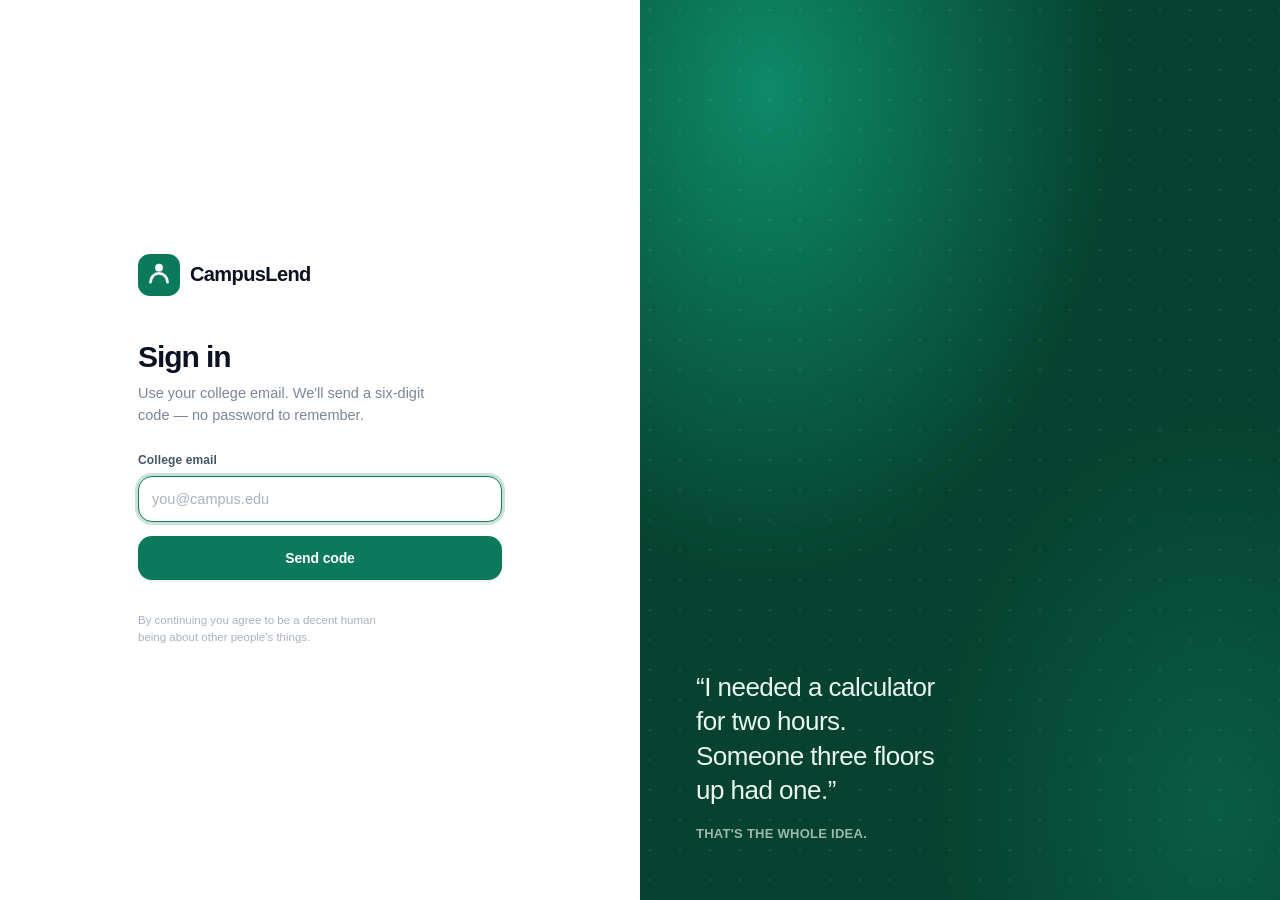
<file: index.html>
<!DOCTYPE html>
<html lang="en">
<head>
<meta charset="utf-8">
<meta name="viewport" content="width=device-width, initial-scale=1, viewport-fit=cover">
<meta name="theme-color" content="#0B7A5A">
<meta name="description" content="CampusLend — rent what you need from people on your campus, by the hour.">
<title>CampusLend</title>
<link rel="icon" href="data:image/svg+xml,%3Csvg xmlns='http://www.w3.org/2000/svg' viewBox='0 0 32 32'%3E%3Crect width='32' height='32' rx='8' fill='%230B7A5A'/%3E%3Cpath d='M9 21c0-4 3-7 7-7s7 3 7 7' stroke='white' stroke-width='2.2' fill='none' stroke-linecap='round'/%3E%3Ccircle cx='16' cy='10' r='3.2' fill='white'/%3E%3C/svg%3E">
<link rel="stylesheet" href="assets/css/app.css">
</head>
<body>

<!-- Icon sprite. Inline so there is no network request and no icon font. -->
<svg width="0" height="0" style="position:absolute" aria-hidden="true" focusable="false">
  <defs>
    <symbol id="i-market" viewBox="0 0 24 24"><path d="M3 10.5 12 3l9 7.5"/><path d="M5.5 9.5V20h13V9.5"/><path d="M9.5 20v-5.5h5V20"/></symbol>
    <symbol id="i-chat" viewBox="0 0 24 24"><path d="M21 11.5a8.4 8.4 0 0 1-9 8.4 9.6 9.6 0 0 1-3.3-.6L3 21l1.7-5a8.3 8.3 0 0 1-.7-3.4 8.4 8.4 0 0 1 8.5-8.3A8.4 8.4 0 0 1 21 11.5Z"/></symbol>
    <symbol id="i-tag" viewBox="0 0 24 24"><path d="M20.6 13.4 13.4 20.6a2 2 0 0 1-2.8 0l-7.2-7.2A2 2 0 0 1 2.8 12V4.8A2 2 0 0 1 4.8 2.8H12a2 2 0 0 1 1.4.6l7.2 7.2a2 2 0 0 1 0 2.8Z"/><circle cx="7.5" cy="7.5" r="1.4" fill="currentColor" stroke="none"/></symbol>
    <symbol id="i-user" viewBox="0 0 24 24"><circle cx="12" cy="8" r="4"/><path d="M4.5 21a7.5 7.5 0 0 1 15 0"/></symbol>
    <symbol id="i-search" viewBox="0 0 24 24"><circle cx="11" cy="11" r="7"/><path d="m16.5 16.5 4 4"/></symbol>
    <symbol id="i-send" viewBox="0 0 24 24"><path d="M4 12 20 4l-3.5 8L20 20Z"/><path d="M4 12h12"/></symbol>
    <symbol id="i-plus" viewBox="0 0 24 24"><path d="M12 5v14M5 12h14"/></symbol>
    <symbol id="i-camera" viewBox="0 0 24 24"><rect x="3" y="7" width="18" height="13" rx="2.5"/><circle cx="12" cy="13.5" r="3.5"/><path d="M8.5 7 10 4.5h4L15.5 7"/></symbol>
    <symbol id="i-check" viewBox="0 0 24 24"><path d="m5 13 4.5 4.5L19 7"/></symbol>
    <symbol id="i-checks" viewBox="0 0 24 24"><path d="m2 13 4 4 8-9"/><path d="m10 17 8-9"/></symbol>
    <symbol id="i-back" viewBox="0 0 24 24"><path d="m15 5-7 7 7 7"/></symbol>
    <symbol id="i-close" viewBox="0 0 24 24"><path d="M6 6l12 12M18 6 6 18"/></symbol>
    <symbol id="i-star" viewBox="0 0 24 24"><path d="m12 3 2.7 5.6 6.1.9-4.4 4.3 1 6.1-5.4-2.9-5.4 2.9 1-6.1L3.2 9.5l6.1-.9Z"/></symbol>
    <symbol id="i-clock" viewBox="0 0 24 24"><circle cx="12" cy="12" r="9"/><path d="M12 7v5.5l3.5 2"/></symbol>
    <symbol id="i-pin" viewBox="0 0 24 24"><path d="M12 21s7-5.5 7-11a7 7 0 1 0-14 0c0 5.5 7 11 7 11Z"/><circle cx="12" cy="10" r="2.6"/></symbol>
    <symbol id="i-shield" viewBox="0 0 24 24"><path d="M12 3 5 6v6c0 4.5 3 8 7 9 4-1 7-4.5 7-9V6Z"/><path d="m9 12 2 2 4-4.5"/></symbol>
    <symbol id="i-logout" viewBox="0 0 24 24"><path d="M15 5H6.5A1.5 1.5 0 0 0 5 6.5v11A1.5 1.5 0 0 0 6.5 19H15"/><path d="M13 12h8m0 0-3.5-3.5M21 12l-3.5 3.5"/></symbol>
    <symbol id="i-more" viewBox="0 0 24 24"><circle cx="5" cy="12" r="1.6" fill="currentColor" stroke="none"/><circle cx="12" cy="12" r="1.6" fill="currentColor" stroke="none"/><circle cx="19" cy="12" r="1.6" fill="currentColor" stroke="none"/></symbol>
    <symbol id="i-image" viewBox="0 0 24 24"><rect x="3" y="4" width="18" height="16" rx="2.5"/><circle cx="8.5" cy="9.5" r="1.8"/><path d="m4 17 5-4.5 4 3.5 3-2.5 4 3.5"/></symbol>
    <symbol id="i-bolt" viewBox="0 0 24 24"><path d="M13 2 4 14h6l-1 8 9-12h-6Z"/></symbol>
    <symbol id="i-edit" viewBox="0 0 24 24"><path d="M4 20h4L20 8l-4-4L4 16Z"/><path d="m14 6 4 4"/></symbol>
    <symbol id="i-eye" viewBox="0 0 24 24"><path d="M2 12s3.5-6.5 10-6.5S22 12 22 12s-3.5 6.5-10 6.5S2 12 2 12Z"/><circle cx="12" cy="12" r="3"/></symbol>
    <symbol id="i-trash" viewBox="0 0 24 24"><path d="M4 7h16M9 7V4.5h6V7M6.5 7l1 13h9l1-13"/></symbol>
    <symbol id="i-map" viewBox="0 0 24 24"><path d="m3 6 6-3 6 3 6-3v15l-6 3-6-3-6 3Z"/><path d="M9 3v15M15 6v15"/></symbol>
    <symbol id="i-check-circle" viewBox="0 0 24 24"><circle cx="12" cy="12" r="9"/><path d="m8 12 2.5 2.5L16 9.5"/></symbol>
    <symbol id="i-lock" viewBox="0 0 24 24"><rect x="4.5" y="10" width="15" height="10.5" rx="2.5"/><path d="M8 10V7.5a4 4 0 0 1 8 0V10"/></symbol>
    <symbol id="i-flip" viewBox="0 0 24 24"><path d="M4 9a8 8 0 0 1 13.5-3.5L20 8"/><path d="M20 4v4h-4"/><path d="M20 15A8 8 0 0 1 6.5 18.5L4 16"/><path d="M4 20v-4h4"/></symbol>
    <symbol id="i-paperclip" viewBox="0 0 24 24"><path d="M20 11.5 12 19.5a5 5 0 0 1-7-7l8-8a3.4 3.4 0 0 1 4.8 4.8l-7.9 7.9a1.8 1.8 0 0 1-2.6-2.6l7.2-7.2"/></symbol>
  </defs>
</svg>

<div class="app" id="app" hidden>

  <!-- Desktop rail -->
  <aside class="rail" aria-label="Primary">
    <a class="rail__brand" href="#/market" aria-label="CampusLend">
      <svg viewBox="0 0 32 32" aria-hidden="true"><rect width="32" height="32" rx="9" fill="currentColor"/><path d="M9.5 21.5c0-3.8 2.8-6.7 6.5-6.7s6.5 2.9 6.5 6.7" stroke="#fff" stroke-width="2.1" fill="none" stroke-linecap="round"/><circle cx="16" cy="10.4" r="3" fill="#fff"/></svg>
    </a>
    <nav class="rail__nav">
      <a class="rail__link" href="#/market" data-nav="market" title="Market"><svg><use href="#i-market"/></svg><span>Market</span></a>
      <a class="rail__link" href="#/chats" data-nav="chats" title="Chats"><svg><use href="#i-chat"/></svg><span>Chats</span><em class="rail__badge" id="rail-unread" hidden></em></a>
      <a class="rail__link" href="#/selling" data-nav="selling" title="My listings"><svg><use href="#i-tag"/></svg><span>Listings</span></a>
      <a class="rail__link" href="#/profile" data-nav="profile" title="Profile"><svg><use href="#i-user"/></svg><span>Profile</span></a>
    </nav>
    <button class="rail__avatar" id="rail-avatar" type="button" aria-label="Your account"></button>
  </aside>

  <main class="main">
    <header class="topbar" id="topbar">
      <div class="topbar__left">
        <button class="iconbtn topbar__back" id="btn-back" type="button" aria-label="Back" hidden><svg><use href="#i-back"/></svg></button>
        <div class="topbar__titles">
          <h1 id="page-title">Market</h1>
          <p id="page-sub"></p>
        </div>
      </div>
      <div class="topbar__right" id="topbar-actions"></div>
    </header>

    <div class="views" id="views">

      <!-- MARKET -->
      <section class="view" id="view-market" data-view="market">
        <div class="market-head">
          <div class="search">
            <svg><use href="#i-search"/></svg>
            <input id="search-input" type="search" placeholder="Search calculators, cycles, lab coats…" autocomplete="off" enterkeyhint="search">
            <button class="search__clear" id="search-clear" type="button" aria-label="Clear search" hidden><svg><use href="#i-close"/></svg></button>
          </div>
          <button class="btn btn--primary market-head__post" id="btn-post" type="button">
            <svg><use href="#i-plus"/></svg><span>List an item</span>
          </button>
        </div>
        <div class="chips" id="category-chips" role="tablist" aria-label="Categories"></div>
        <div class="section-head">
          <h2 id="market-heading">Near you</h2>
          <span class="muted" id="market-count"></span>
        </div>
        <div class="listing-grid" id="market-grid" aria-live="polite"></div>
      </section>

      <!-- CHATS -->
      <section class="view view--chats" id="view-chats" data-view="chats" hidden>
        <div class="chats" id="chats-layout">
          <div class="chatlist" id="chatlist-pane">
            <div class="chatlist__head">
              <div class="search search--sm">
                <svg><use href="#i-search"/></svg>
                <input id="chat-search" type="search" placeholder="Search chats" autocomplete="off">
              </div>
            </div>
            <div class="chatlist__items" id="chatlist"></div>
            <div class="empty empty--sm" id="chats-empty" hidden>
              <div class="empty__glyph"><svg><use href="#i-chat"/></svg></div>
              <h3>No conversations yet</h3>
              <p>Find something in the market and message the owner.</p>
            </div>
          </div>
          <div class="thread" id="thread-pane">
            <div class="thread__empty" id="thread-empty">
              <div class="thread__empty-art">
                <svg><use href="#i-chat"/></svg>
              </div>
              <h3>Your messages</h3>
              <p>Pick a conversation, or start one from any listing.</p>
            </div>
            <div class="thread__body" id="thread" hidden>
              <header class="thread__head" id="thread-head"></header>
              <div class="thread__scroll" id="thread-scroll">
                <div class="thread__inner" id="thread-messages"></div>
              </div>
              <div class="typing" id="typing" hidden></div>
              <form class="composer" id="composer" autocomplete="off">
                <button class="iconbtn" id="btn-attach" type="button" aria-label="Attach a photo"><svg><use href="#i-camera"/></svg></button>
                <textarea id="composer-input" rows="1" placeholder="Message" aria-label="Message"></textarea>
                <button class="composer__send" id="btn-send" type="submit" aria-label="Send" disabled><svg><use href="#i-send"/></svg></button>
                <input type="file" id="file-input" accept="image/*" hidden>
              </form>
            </div>
          </div>
        </div>
      </section>

      <!-- MY LISTINGS -->
      <section class="view" id="view-selling" data-view="selling" hidden>
        <div class="section-head">
          <h2>Your listings</h2>
          <span class="muted" id="selling-count"></span>
        </div>
        <div class="listing-grid" id="selling-grid" aria-live="polite"></div>
        <div class="empty" id="selling-empty" hidden>
          <div class="empty__glyph"><svg><use href="#i-tag"/></svg></div>
          <h3>Nothing listed yet</h3>
          <p>Anything idle in your room can earn. A calculator, a cycle, a lab coat.</p>
          <button class="btn btn--primary" type="button" data-act="post">List your first item</button>
        </div>
      </section>

      <!-- PROFILE -->
      <section class="view" id="view-profile" data-view="profile" hidden>
        <div class="profile" id="profile"></div>
      </section>

    </div>

    <nav class="tabbar" aria-label="Primary">
      <a href="#/market" data-nav="market"><svg><use href="#i-market"/></svg><span>Market</span></a>
      <a href="#/chats" data-nav="chats"><svg><use href="#i-chat"/></svg><span>Chats</span><em class="tabbar__badge" id="tab-unread" hidden></em></a>
      <a href="#/selling" data-nav="selling"><svg><use href="#i-tag"/></svg><span>Listings</span></a>
      <a href="#/profile" data-nav="profile"><svg><use href="#i-user"/></svg><span>You</span></a>
    </nav>
  </main>
</div>

<!-- Auth -->
<div class="auth" id="auth" hidden>
  <div class="auth__panel">
    <div class="auth__brand">
      <svg viewBox="0 0 32 32" aria-hidden="true"><rect width="32" height="32" rx="9" fill="currentColor"/><path d="M9.5 21.5c0-3.8 2.8-6.7 6.5-6.7s6.5 2.9 6.5 6.7" stroke="#fff" stroke-width="2.1" fill="none" stroke-linecap="round"/><circle cx="16" cy="10.4" r="3" fill="#fff"/></svg>
      <span>CampusLend</span>
    </div>
    <h1 class="auth__title" id="auth-title">Sign in</h1>
    <p class="auth__lede" id="auth-lede">Use your college email. We'll send a six-digit code — no password to remember.</p>

    <form id="auth-form" class="auth__form">
      <label class="field" id="field-email">
        <span class="field__label">College email</span>
        <input id="auth-email" type="email" inputmode="email" autocomplete="email" placeholder="you@campus.edu" required>
      </label>
      <label class="field" id="field-code" hidden>
        <span class="field__label">Six-digit code</span>
        <input id="auth-code" type="text" inputmode="numeric" autocomplete="one-time-code" maxlength="6" placeholder="000000">
      </label>
      <p class="auth__error" id="auth-error" role="alert" hidden></p>
      <button class="btn btn--primary btn--block" id="auth-submit" type="submit">Send code</button>
    </form>

    <button class="auth__back" id="auth-back" type="button" hidden>Use a different email</button>
    <p class="auth__fine">By continuing you agree to be a decent human being about other people's things.</p>
  </div>
  <div class="auth__aside" aria-hidden="true">
    <div class="auth__quote">
      <p>“I needed a calculator for two hours.<br>Someone three floors up had one.”</p>
      <span>That's the whole idea.</span>
    </div>
  </div>
</div>

<!-- Item sheet -->
<div class="sheet" id="sheet" hidden>
  <div class="sheet__scrim" data-close="sheet"></div>
  <div class="sheet__card" id="sheet-card" role="dialog" aria-modal="true" aria-labelledby="sheet-title"></div>
</div>

<!-- Post item sheet -->
<div class="sheet" id="post-sheet" hidden>
  <div class="sheet__scrim" data-close="post-sheet"></div>
  <div class="sheet__card sheet__card--form" role="dialog" aria-modal="true">
    <header class="sheet__head">
      <h2>List an item</h2>
      <button class="iconbtn" type="button" data-close="post-sheet" aria-label="Close"><svg><use href="#i-close"/></svg></button>
    </header>
    <form class="post-form" id="post-form">
      <label class="field">
        <span class="field__label">Photo of the item <span class="req">Required</span></span>
        <span class="upload" id="post-photo">
          <input type="file" id="post-photo-input" accept="image/*">
          <span class="upload__prompt" id="post-photo-empty">
            <svg aria-hidden="true"><use href="#i-camera"/></svg>
            <strong>Take or choose a photo</strong>
            <span>The actual item, so renters know what they are getting.</span>
          </span>
          <img class="upload__preview" id="post-photo-preview" alt="Selected item photo" hidden>
          <span class="upload__change" id="post-photo-change" hidden>Change photo</span>
        </span>
        <span class="upload__name" id="post-photo-name"></span>
      </label>
      <label class="field">
        <span class="field__label">What is it?</span>
        <input name="title" maxlength="60" required placeholder="Casio FX-991 calculator">
      </label>
      <label class="field">
        <span class="field__label">Category</span>
        <select name="category" id="post-category" required></select>
      </label>
      <div class="field-row">
        <label class="field">
          <span class="field__label">Price per hour</span>
          <div class="money"><span>₹</span><input name="price" type="number" min="1" max="5000" step="1" required placeholder="20"></div>
        </label>
        <label class="field">
          <span class="field__label">Where</span>
          <input name="location" maxlength="40" placeholder="Block C" required>
        </label>
      </div>
      <label class="field">
        <span class="field__label">Condition</span>
        <select name="condition">
          <option value="like-new">Like new</option>
          <option value="good" selected>Good</option>
          <option value="fair">Fair</option>
        </select>
      </label>
      <label class="field">
        <span class="field__label">Description <span class="muted">(optional)</span></span>
        <textarea name="description" rows="3" maxlength="400" placeholder="Works perfectly. Barely used this semester."></textarea>
      </label>
      <p class="auth__error" id="post-error" role="alert" hidden></p>
      <button class="btn btn--primary btn--block" type="submit">Publish listing</button>
    </form>
  </div>
</div>

<!-- Photo / video viewer -->
<div class="lightbox" id="lightbox" data-close="lightbox" hidden>
  <button class="lightbox__close" type="button" data-close="lightbox" aria-label="Close photo"><svg><use href="#i-close"/></svg></button>
  <img id="lightbox-img" alt="">
</div>

<div class="toasts" id="toasts" aria-live="polite"></div>

<script src="vendor/supabase.js" defer></script>
<script src="assets/js/config.js" defer></script>
<script src="assets/js/store.js" defer></script>
<script src="assets/js/app.js" defer></script>
</body>
</html>
</file>
<file: assets/css/app.css>
/* =========================================================================
   CampusLend — design tokens and styles
   No framework, no build step. One file, because a static host should not
   need a toolchain to serve a page.
   ========================================================================= */

:root {
  --brand: #0B7A5A;
  --brand-strong: #096B4F;
  --brand-deep: #06422F;
  --brand-50: #E9F7F1;
  --brand-100: #CDEEE1;

  --ink: #0B1220;
  --ink-2: #475467;
  --ink-3: #7A8699;
  --ink-4: #A8B2C1;

  --paper: #FFFFFF;
  --canvas: #F4F6F8;
  --sunken: #EDF0F4;
  --line: #E3E8EE;
  --line-strong: #D3DAE3;

  --ok: #067647;
  --warn: #B54708;
  --danger: #B42318;
  --gold: #B7791F;

  --out-bubble: #DCF5EA;
  --in-bubble: #FFFFFF;
  --wallpaper: #EDF1F4;

  --r-xs: 8px;
  --r-sm: 10px;
  --r-md: 14px;
  --r-lg: 18px;
  --r-xl: 24px;
  --r-pill: 999px;

  --sh-1: 0 1px 2px rgba(11, 18, 32, .06), 0 1px 3px rgba(11, 18, 32, .04);
  --sh-2: 0 4px 12px rgba(11, 18, 32, .08), 0 2px 4px rgba(11, 18, 32, .04);
  --sh-3: 0 18px 48px rgba(11, 18, 32, .16), 0 4px 12px rgba(11, 18, 32, .08);
  --sh-focus: 0 0 0 3px rgba(11, 122, 90, .22);

  --rail-w: 76px;
  --tabbar-h: 62px;
  --topbar-h: 62px;

  --sans: -apple-system, BlinkMacSystemFont, "Segoe UI", Inter, Roboto,
          "Helvetica Neue", Arial, sans-serif;
  --mono: ui-monospace, SFMono-Regular, "SF Mono", Menlo, monospace;

  --ease: cubic-bezier(.22, .61, .36, 1);
  --fast: 140ms var(--ease);
  --med: 220ms var(--ease);
}

html[data-theme="dark"] {
  --ink: #E8EDF4;
  --ink-2: #A9B5C6;
  --ink-3: #7C899C;
  --ink-4: #5C6879;

  --paper: #101820;
  --canvas: #0A1016;
  --sunken: #0D141B;
  --line: #1E2936;
  --line-strong: #2A3745;

  --brand: #2FD3A4;
  --brand-strong: #46E0B4;
  --brand-deep: #0B3D2E;
  --brand-50: #10281F;
  --brand-100: #123A2C;

  --ok: #3DDC97;
  --warn: #F5A524;
  --danger: #FF6B6B;
  --gold: #E8B04B;

  --out-bubble: #12463A;
  --in-bubble: #18222D;
  --wallpaper: #0C1219;

  --sh-1: 0 1px 2px rgba(0, 0, 0, .5);
  --sh-2: 0 6px 18px rgba(0, 0, 0, .55);
  --sh-3: 0 22px 60px rgba(0, 0, 0, .65);
  --sh-focus: 0 0 0 3px rgba(47, 211, 164, .25);

  color-scheme: dark;
}

*, *::before, *::after { box-sizing: border-box; }

html, body { height: 100%; }

body {
  margin: 0;
  font-family: var(--sans);
  font-size: 15px;
  line-height: 1.45;
  color: var(--ink);
  background: var(--canvas);
  -webkit-font-smoothing: antialiased;
  -moz-osx-font-smoothing: grayscale;
  text-rendering: optimizeLegibility;
  overscroll-behavior-y: none;
}

h1, h2, h3, h4, p, figure { margin: 0; }
button, input, select, textarea { font: inherit; color: inherit; }
button { cursor: pointer; }
a { color: inherit; text-decoration: none; }
img { display: block; max-width: 100%; }
svg { width: 22px; height: 22px; fill: none; stroke: currentColor; stroke-width: 1.7; stroke-linecap: round; stroke-linejoin: round; }

::selection { background: var(--brand-100); color: var(--ink); }

:focus-visible {
  outline: none;
  box-shadow: var(--sh-focus);
  border-radius: var(--r-xs);
}

[hidden] { display: none !important; }

.muted { color: var(--ink-3); font-size: 13px; font-weight: 500; }

/* ---------------------------------------------------------------- shell */

.app {
  display: flex;
  min-height: 100dvh;
  background: var(--canvas);
}

.rail {
  display: none;
  width: var(--rail-w);
  flex: 0 0 var(--rail-w);
  flex-direction: column;
  align-items: center;
  gap: 6px;
  padding: 14px 0 18px;
  background: var(--paper);
  border-right: 1px solid var(--line);
  position: sticky;
  top: 0;
  height: 100dvh;
}

.rail__brand {
  color: var(--brand);
  width: 44px;
  height: 44px;
  display: grid;
  place-items: center;
  margin-bottom: 12px;
}
.rail__brand svg { width: 38px; height: 38px; stroke: none; }

.rail__nav { display: flex; flex-direction: column; gap: 4px; width: 100%; align-items: center; }

.rail__link {
  position: relative;
  width: 58px;
  height: 52px;
  border-radius: var(--r-md);
  display: grid;
  place-items: center;
  gap: 2px;
  color: var(--ink-3);
  transition: background var(--fast), color var(--fast);
}
.rail__link svg { width: 23px; height: 23px; }
.rail__link span {
  font-size: 9.5px; font-weight: 650; letter-spacing: .02em;
  text-transform: uppercase;
}
.rail__link:hover { background: var(--sunken); color: var(--ink); }
.rail__link.is-active { background: var(--brand-50); color: var(--brand); }

.rail__badge {
  position: absolute; top: 6px; right: 12px;
  min-width: 17px; height: 17px; padding: 0 4px;
  border-radius: var(--r-pill);
  background: var(--danger); color: #fff;
  font-size: 10.5px; font-weight: 750; font-style: normal;
  display: grid; place-items: center;
  border: 2px solid var(--paper);
}

.rail__avatar {
  margin-top: auto;
  width: 38px; height: 38px;
  border-radius: 50%;
  border: 1px solid var(--line);
  background: var(--sunken);
  color: var(--brand-deep);
  font-weight: 700; font-size: 14px;
  display: grid; place-items: center;
  overflow: hidden;
}
.rail__avatar img { width: 100%; height: 100%; object-fit: cover; }

.main {
  flex: 1;
  min-width: 0;
  display: flex;
  flex-direction: column;
  height: 100dvh;
}

/* --------------------------------------------------------------- topbar */

.topbar {
  height: var(--topbar-h);
  flex: 0 0 var(--topbar-h);
  display: flex;
  align-items: center;
  justify-content: space-between;
  gap: 10px;
  padding: 0 16px;
  background: color-mix(in srgb, var(--paper) 88%, transparent);
  backdrop-filter: saturate(180%) blur(14px);
  -webkit-backdrop-filter: saturate(180%) blur(14px);
  border-bottom: 1px solid var(--line);
  position: sticky;
  top: 0;
  z-index: 20;
}
.topbar__left { display: flex; align-items: center; gap: 6px; min-width: 0; }
.topbar__titles { min-width: 0; }
.topbar h1 {
  font-size: 19px; font-weight: 700; letter-spacing: -.02em;
  white-space: nowrap; overflow: hidden; text-overflow: ellipsis;
}
.topbar p {
  font-size: 12px; color: var(--ink-3); font-weight: 500;
  white-space: nowrap; overflow: hidden; text-overflow: ellipsis;
}
.topbar p:empty { display: none; }
.topbar__right { display: flex; align-items: center; gap: 6px; }
.topbar__back { display: none; }

.iconbtn {
  width: 40px; height: 40px;
  display: grid; place-items: center;
  border: 0; border-radius: 50%;
  background: transparent; color: var(--ink-2);
  transition: background var(--fast), color var(--fast);
}
.iconbtn:hover { background: var(--sunken); color: var(--ink); }
.iconbtn:active { transform: scale(.94); }

/* ---------------------------------------------------------------- views */

.views { flex: 1; min-height: 0; position: relative; }

.view {
  height: 100%;
  overflow-y: auto;
  overscroll-behavior: contain;
  padding: 16px 16px calc(var(--tabbar-h) + 26px + env(safe-area-inset-bottom));
  animation: view-in 240ms var(--ease);
}
@keyframes view-in {
  from { opacity: 0; transform: translateY(6px); }
  to { opacity: 1; transform: none; }
}

.section-head {
  display: flex; align-items: baseline; justify-content: space-between;
  gap: 12px; margin: 22px 2px 12px;
}
.section-head:first-child { margin-top: 2px; }
.section-head h2 { font-size: 15px; font-weight: 700; letter-spacing: -.01em; }

/* -------------------------------------------------------------- market */

.market-head { display: flex; gap: 10px; align-items: center; }
.market-head__post span { display: none; }
.market-head__post {
  flex: 0 0 auto; width: 44px; height: 44px; padding: 0;
  border-radius: var(--r-md);
}

.search {
  position: relative;
  flex: 1;
  min-width: 0;
  display: flex;
  align-items: center;
  gap: 8px;
  height: 44px;
  padding: 0 12px;
  border-radius: var(--r-md);
  background: var(--sunken);
  border: 1px solid transparent;
  transition: border-color var(--fast), background var(--fast), box-shadow var(--fast);
}
.search:focus-within {
  background: var(--paper);
  border-color: var(--brand);
  box-shadow: var(--sh-focus);
}
.search svg { width: 18px; height: 18px; color: var(--ink-3); flex: 0 0 auto; }
.search input {
  flex: 1; min-width: 0;
  border: 0; background: transparent; outline: 0;
  font-size: 14px; font-weight: 500;
}
.search input::placeholder { color: var(--ink-3); }
.search input::-webkit-search-cancel-button { display: none; }
.search__clear {
  width: 22px; height: 22px; flex: 0 0 auto;
  display: grid; place-items: center;
  border: 0; border-radius: 50%;
  background: var(--line-strong); color: var(--ink-2);
}
.search__clear svg { width: 13px; height: 13px; stroke-width: 2.4; }
.search--sm { height: 38px; }

.chips {
  display: flex; gap: 8px; overflow-x: auto;
  padding: 14px 2px 4px;
  scrollbar-width: none;
  -ms-overflow-style: none;
}
.chips::-webkit-scrollbar { display: none; }
.chip {
  flex: 0 0 auto;
  height: 34px; padding: 0 14px;
  display: inline-flex; align-items: center; gap: 6px;
  border-radius: var(--r-pill);
  border: 1px solid var(--line);
  background: var(--paper);
  color: var(--ink-2);
  font-size: 13px; font-weight: 600;
  transition: all var(--fast);
  white-space: nowrap;
}
.chip svg { width: 15px; height: 15px; }
.chip:hover { border-color: var(--line-strong); color: var(--ink); }
.chip.is-active {
  background: var(--ink); border-color: var(--ink); color: var(--paper);
}
html[data-theme="dark"] .chip.is-active { background: var(--brand); border-color: var(--brand); color: #05231B; }

/* ----------------------------------------------------------- listings */

.listing-grid {
  display: grid;
  grid-template-columns: repeat(2, minmax(0, 1fr));
  gap: 12px;
}

.card {
  position: relative;
  display: flex; flex-direction: column;
  border-radius: var(--r-lg);
  background: var(--paper);
  border: 1px solid var(--line);
  box-shadow: var(--sh-1);
  overflow: hidden;
  text-align: left;
  padding: 0;
  transition: transform var(--fast), box-shadow var(--fast), border-color var(--fast);
}
.card:hover { transform: translateY(-2px); box-shadow: var(--sh-2); border-color: var(--line-strong); }
.card:active { transform: scale(.985); }

.card__media {
  display: block;
  position: relative;
  width: 100%;
  aspect-ratio: 4 / 3;
  padding: 0;
  border: 0;
  background: var(--sunken);
  cursor: pointer;
  perspective: 1200px;
  -webkit-tap-highlight-color: transparent;
}
.card__media:focus-visible { outline: 2px solid var(--brand); outline-offset: -2px; }

/* --- the flip: photo on the front, emoji on the back ------------------- */
.flip {
  position: relative;
  display: block;
  width: 100%; height: 100%;
  transform-style: preserve-3d;
  transition: transform 520ms cubic-bezier(.34, .9, .28, 1);
}
.is-flipped .flip { transform: rotateY(180deg); }

.flip__face {
  position: absolute; inset: 0;
  display: block;
  backface-visibility: hidden;
  -webkit-backface-visibility: hidden;
  overflow: hidden;
  pointer-events: none;
}
.flip__face img {
  display: block;
  width: 100%; height: 100%;
  object-fit: cover;
}
.flip__face--back { transform: rotateY(180deg); }
.flip__face--emoji { display: grid; place-items: center; }
.flip__emoji {
  font-size: clamp(44px, 11vw, 68px);
  line-height: 1;
  filter: drop-shadow(0 8px 18px rgba(0, 0, 0, .22));
  transform: translateZ(1px);
}

.card__flipcue {
  position: absolute; right: 8px; bottom: 8px;
  width: 26px; height: 26px;
  display: grid; place-items: center;
  border-radius: 50%;
  background: rgba(6, 18, 14, .55);
  color: #fff;
  backdrop-filter: blur(6px);
  opacity: .85;
  transition: transform 420ms var(--ease), opacity var(--fast);
}
.card__flipcue svg { width: 14px; height: 14px; stroke-width: 2; }
.card__media:hover .card__flipcue { opacity: 1; transform: rotate(180deg); }
.card__media.is-flipped .card__flipcue { opacity: 1; }
.card__media .ph {
  width: 100%; height: 100%;
  display: grid; place-items: center;
  color: var(--ink-4);
  background:
    radial-gradient(circle at 30% 25%, var(--brand-50), transparent 60%),
    var(--sunken);
}
.card__media .ph svg { width: 34px; height: 34px; }

.card__price {
  position: absolute; left: 8px; bottom: 8px;
  padding: 4px 9px;
  border-radius: var(--r-pill);
  background: rgba(6, 18, 14, .72);
  backdrop-filter: blur(6px);
  color: #fff;
  font-size: 12.5px; font-weight: 750; letter-spacing: -.01em;
}
.card__price small { font-size: 10.5px; font-weight: 600; opacity: .8; }

.card__badge {
  position: absolute; right: 8px; top: 8px;
  padding: 4px 8px;
  border-radius: var(--r-pill);
  background: rgba(255, 255, 255, .92);
  color: var(--ink);
  font-size: 10.5px; font-weight: 750; letter-spacing: .03em;
  text-transform: uppercase;
  box-shadow: var(--sh-1);
}
.card__badge--mine { background: var(--brand); color: #fff; }

.card__body {
  display: flex; flex-direction: column; gap: 3px;
  width: 100%;
  padding: 10px 11px 12px;
  border: 0;
  background: transparent;
  color: inherit;
  font: inherit;
  text-align: left;
  cursor: pointer;
}
.card__body:focus-visible { outline: 2px solid var(--brand); outline-offset: -2px; }
.card__title {
  display: -webkit-box; -webkit-line-clamp: 2; -webkit-box-orient: vertical;
  font-size: 13.5px; font-weight: 650; line-height: 1.3; letter-spacing: -.01em;
  overflow: hidden;
}
.card__meta { display: flex; align-items: center; gap: 5px; color: var(--ink-3); font-size: 11.5px; font-weight: 550; }
.card__meta svg { width: 12px; height: 12px; }
.card__owner { display: flex; align-items: center; gap: 5px; margin-top: 4px; }
.card__owner .avatar { width: 18px; height: 18px; font-size: 9px; }
.card__owner span { font-size: 11.5px; color: var(--ink-3); font-weight: 550; overflow: hidden; text-overflow: ellipsis; white-space: nowrap; }

/* --------------------------------------------------------------- avatars */

.avatar {
  width: 40px; height: 40px;
  flex: 0 0 auto;
  border-radius: 50%;
  display: grid; place-items: center;
  font-weight: 700; font-size: 14px;
  color: #fff;
  background: var(--brand);
  overflow: hidden;
  user-select: none;
}
.avatar img { width: 100%; height: 100%; object-fit: cover; }
.avatar--lg { width: 64px; height: 64px; font-size: 22px; }
.avatar--sm { width: 32px; height: 32px; font-size: 12px; }

/* ---------------------------------------------------------------- empty */

.empty {
  display: flex; flex-direction: column; align-items: center;
  text-align: center; gap: 8px;
  padding: 64px 24px;
  color: var(--ink-2);
}
.empty__glyph {
  width: 64px; height: 64px; border-radius: 20px;
  display: grid; place-items: center;
  background: var(--brand-50); color: var(--brand);
  margin-bottom: 6px;
}
.empty__glyph svg { width: 28px; height: 28px; }
.empty h3 { font-size: 16px; font-weight: 700; color: var(--ink); }
.empty p { font-size: 13.5px; max-width: 34ch; color: var(--ink-3); }
.empty .btn { margin-top: 12px; }
.empty--sm { padding: 40px 20px; }

/* --------------------------------------------------------------- buttons */

.btn {
  display: inline-flex; align-items: center; justify-content: center; gap: 7px;
  height: 44px; padding: 0 18px;
  border: 1px solid transparent;
  border-radius: var(--r-md);
  font-size: 14px; font-weight: 650; letter-spacing: -.01em;
  transition: transform var(--fast), background var(--fast), box-shadow var(--fast), border-color var(--fast);
  white-space: nowrap;
}
.btn svg { width: 18px; height: 18px; }
.btn:active { transform: scale(.98); }
.btn--primary { background: var(--brand); color: #fff; box-shadow: var(--sh-1); }
html[data-theme="dark"] .btn--primary { color: #04211A; }
.btn--primary:hover { background: var(--brand-strong); box-shadow: var(--sh-2); }
.btn--ghost { background: var(--sunken); color: var(--ink); }
.btn--ghost:hover { background: var(--line); }
.btn--outline { background: transparent; border-color: var(--line-strong); color: var(--ink); }
.btn--outline:hover { background: var(--sunken); }
.btn--danger { background: transparent; color: var(--danger); border-color: color-mix(in srgb, var(--danger) 35%, transparent); }
.btn--block { width: 100%; }
.btn--sm { height: 36px; padding: 0 14px; font-size: 13px; }
.btn[disabled] { opacity: .5; pointer-events: none; }

/* ---------------------------------------------------------------- chats */

.view--chats {
  padding: 0;
  overflow: hidden;
  height: 100%;
}

.chats {
  display: grid;
  grid-template-columns: 1fr;
  height: 100%;
  min-height: 0;
  background: var(--paper);
}

.chatlist {
  display: flex; flex-direction: column;
  min-height: 0;
  border-right: 1px solid var(--line);
  background: var(--paper);
}
.chatlist__head { padding: 12px 14px; border-bottom: 1px solid var(--line); }
.chatlist__items { flex: 1; overflow-y: auto; }

.chatitem {
  width: 100%;
  display: flex; align-items: center; gap: 11px;
  padding: 11px 14px;
  border: 0; background: transparent;
  text-align: left;
  transition: background var(--fast);
  position: relative;
}
.chatitem:hover { background: var(--sunken); }
.chatitem.is-active { background: var(--brand-50); }
html[data-theme="dark"] .chatitem.is-active { background: var(--brand-50); }
.chatitem__main { flex: 1; min-width: 0; }
.chatitem__top { display: flex; align-items: baseline; justify-content: space-between; gap: 8px; }
.chatitem__name { font-size: 14px; font-weight: 650; letter-spacing: -.01em; overflow: hidden; text-overflow: ellipsis; white-space: nowrap; }
.chatitem__time { font-size: 11px; color: var(--ink-3); font-weight: 550; flex: 0 0 auto; }
.chatitem__bottom { display: flex; align-items: center; gap: 6px; margin-top: 2px; }
.chatitem__preview {
  flex: 1; min-width: 0;
  font-size: 12.5px; color: var(--ink-3);
  overflow: hidden; text-overflow: ellipsis; white-space: nowrap;
}
.chatitem__preview .tick { vertical-align: -2px; margin-right: 3px; }
.chatitem__unread {
  min-width: 19px; height: 19px; padding: 0 5px;
  border-radius: var(--r-pill);
  background: var(--brand); color: #fff;
  font-size: 10.5px; font-weight: 750;
  display: grid; place-items: center;
  flex: 0 0 auto;
}
html[data-theme="dark"] .chatitem__unread { color: #04211A; }

.thread {
  display: flex; flex-direction: column;
  min-height: 0; min-width: 0;
  background: var(--wallpaper);
}
.thread__empty {
  margin: auto; text-align: center; padding: 40px 24px;
  display: flex; flex-direction: column; align-items: center; gap: 10px;
  color: var(--ink-3);
}
.thread__empty-art {
  width: 96px; height: 96px; border-radius: 28px;
  display: grid; place-items: center;
  background: var(--paper); color: var(--brand);
  box-shadow: var(--sh-2);
}
.thread__empty-art svg { width: 42px; height: 42px; }
.thread__empty h3 { font-size: 17px; font-weight: 700; color: var(--ink); }
.thread__empty p { font-size: 13.5px; max-width: 30ch; }

.thread__body { display: flex; flex-direction: column; min-height: 0; height: 100%; }

.thread__head {
  flex: 0 0 auto;
  display: flex; align-items: center; gap: 10px;
  padding: 10px 14px;
  background: color-mix(in srgb, var(--paper) 92%, transparent);
  backdrop-filter: blur(12px);
  border-bottom: 1px solid var(--line);
  z-index: 2;
}
.thread__head-main { flex: 1; min-width: 0; }
.thread__head-name { font-size: 14.5px; font-weight: 700; letter-spacing: -.01em; }
.thread__head-sub { font-size: 11.5px; color: var(--ink-3); font-weight: 550; display: flex; align-items: center; gap: 5px; }
.thread__head-sub .dot { width: 6px; height: 6px; border-radius: 50%; background: var(--ok); }
.thread__head-sub .dot--off { background: var(--ink-4); }

.thread__scroll {
  flex: 1; min-height: 0;
  overflow-y: auto;
  overscroll-behavior: contain;
  padding: 14px 12px 8px;
  background-image:
    radial-gradient(circle at 12px 12px, color-mix(in srgb, var(--ink) 4%, transparent) 1.2px, transparent 1.3px);
  background-size: 24px 24px;
}
.thread__inner {
  display: flex; flex-direction: column; gap: 3px;
  max-width: 860px; margin: 0 auto;
}

.daysep { align-self: center; margin: 14px 0 10px; }
.daysep span {
  padding: 5px 11px;
  border-radius: var(--r-pill);
  background: color-mix(in srgb, var(--paper) 90%, transparent);
  color: var(--ink-3);
  font-size: 11px; font-weight: 650; letter-spacing: .01em;
  box-shadow: var(--sh-1);
}

.msg {
  display: flex; gap: 7px; align-items: flex-end;
  max-width: 82%;
  animation: msg-in 180ms var(--ease);
}
@keyframes msg-in {
  from { opacity: 0; transform: translateY(4px) scale(.99); }
  to { opacity: 1; transform: none; }
}
.msg--in { align-self: flex-start; }
.msg--out { align-self: flex-end; flex-direction: row-reverse; }
.msg__avatar { align-self: flex-end; margin-bottom: 2px; }

.bubble {
  position: relative;
  padding: 7px 11px 8px;
  border-radius: var(--r-md);
  background: var(--in-bubble);
  box-shadow: var(--sh-1);
  font-size: 14px;
  line-height: 1.42;
  word-wrap: break-word;
  overflow-wrap: anywhere;
  white-space: pre-wrap;
}
.msg--out .bubble { background: var(--out-bubble); }
.msg--in .bubble { border-bottom-left-radius: 5px; }
.msg--out .bubble { border-bottom-right-radius: 5px; }
.msg--grouped .bubble { border-bottom-left-radius: var(--r-md); border-bottom-right-radius: var(--r-md); }

.bubble__meta {
  float: right;
  display: inline-flex; align-items: center; gap: 3px;
  margin: 6px 0 -2px 8px;
  font-size: 10.5px; font-weight: 550;
  color: var(--ink-3);
  white-space: nowrap;
}
.bubble__meta .tick { width: 15px; height: 15px; stroke-width: 2.1; }
.tick--read { color: #2E9BF0; }
html[data-theme="dark"] .tick--read { color: #58C8FF; }
.tick--sent { color: var(--ink-3); }

.bubble img { border-radius: 10px; margin: -3px -7px 4px; max-width: 260px; width: 100%; }
.bubble--img { padding: 4px; }
.bubble--img .bubble__meta,
.bubble--media .bubble__meta {
  position: absolute; right: 9px; bottom: 8px;
  margin: 0; padding: 2px 6px;
  border-radius: var(--r-pill);
  background: rgba(6, 18, 14, .55);
  color: #fff;
  backdrop-filter: blur(4px);
}
.bubble--img .bubble__meta .tick,
.bubble--media .bubble__meta .tick { color: #fff; }

.bubble--media { padding: 4px; overflow: hidden; }
.bubble--img { cursor: zoom-in; }
.bubble--img:focus-visible { outline: 2px solid var(--brand); outline-offset: 2px; }
.bubble__img {
  display: block;
  border-radius: 12px;
  margin: 0;
  max-width: 280px;
  width: 100%;
  max-height: 340px;
  object-fit: cover;
}
.bubble__video {
  display: block;
  border-radius: 12px;
  width: 100%;
  max-width: 300px;
  max-height: 340px;
  background: #000;
}

.msg__pending { opacity: .65; }

.thread__empty-state {
  text-align: center; color: var(--ink-3); font-size: 12.5px;
  padding: 30px 20px;
}

.typing {
  flex: 0 0 auto;
  padding: 0 18px 6px;
  font-size: 11.5px; color: var(--ink-3); font-weight: 550;
  display: flex; align-items: center; gap: 6px;
}
.typing__dots { display: inline-flex; gap: 2px; }
.typing__dots i {
  width: 4px; height: 4px; border-radius: 50%; background: var(--ink-3);
  animation: dot 1.2s infinite;
}
.typing__dots i:nth-child(2) { animation-delay: .15s; }
.typing__dots i:nth-child(3) { animation-delay: .3s; }
@keyframes dot {
  0%, 60%, 100% { opacity: .3; transform: translateY(0); }
  30% { opacity: 1; transform: translateY(-2px); }
}

.composer {
  flex: 0 0 auto;
  display: flex; align-items: flex-end; gap: 6px;
  padding: 8px 10px calc(8px + env(safe-area-inset-bottom));
  background: var(--paper);
  border-top: 1px solid var(--line);
}
.composer textarea {
  flex: 1; min-width: 0;
  min-height: 40px; max-height: 132px;
  padding: 10px 14px;
  border: 1px solid var(--line);
  border-radius: var(--r-lg);
  background: var(--sunken);
  resize: none;
  outline: 0;
  font-size: 14px;
  line-height: 1.4;
  transition: border-color var(--fast), background var(--fast);
}
.composer textarea:focus { border-color: var(--brand); background: var(--paper); }
.composer__send {
  width: 40px; height: 40px; flex: 0 0 auto;
  border: 0; border-radius: 50%;
  background: var(--brand); color: #fff;
  display: grid; place-items: center;
  transition: transform var(--fast), background var(--fast), opacity var(--fast);
}
html[data-theme="dark"] .composer__send { color: #04211A; }
.composer__send svg { width: 19px; height: 19px; margin-left: -1px; }
.composer__send[disabled] { opacity: .4; }
.composer__send:not([disabled]):active { transform: scale(.92); }

/* -------------------------------------------------------------- profile */

.profile { max-width: 620px; }
.profile__card {
  border-radius: var(--r-xl);
  background: var(--paper);
  border: 1px solid var(--line);
  box-shadow: var(--sh-1);
  overflow: hidden;
  margin-bottom: 14px;
}
.profile__hero {
  padding: 22px 20px;
  background:
    radial-gradient(120% 140% at 0% 0%, var(--brand-50), transparent 62%),
    var(--paper);
  display: flex; align-items: center; gap: 14px;
}
.profile__name { font-size: 19px; font-weight: 750; letter-spacing: -.02em; }
.profile__email { font-size: 12.5px; color: var(--ink-3); font-weight: 550; }
.profile__rows { border-top: 1px solid var(--line); }
.prow {
  display: flex; align-items: center; gap: 12px;
  padding: 13px 18px;
  border-bottom: 1px solid var(--line);
}
.prow:last-child { border-bottom: 0; }
.prow__icon {
  width: 34px; height: 34px; border-radius: 10px;
  display: grid; place-items: center;
  background: var(--sunken); color: var(--ink-2);
  flex: 0 0 auto;
}
.prow__icon svg { width: 17px; height: 17px; }
.prow__main { flex: 1; min-width: 0; }
.prow__label { display: block; font-size: 13.5px; font-weight: 600; }
.prow__sub { display: block; font-size: 11.5px; color: var(--ink-3); }
.prow__value { font-size: 13px; font-weight: 650; color: var(--ink-2); }

.trust {
  display: flex; align-items: center; gap: 14px;
  padding: 16px 18px;
}
.trust__ring { position: relative; width: 62px; height: 62px; flex: 0 0 auto; }
.trust__ring svg { width: 62px; height: 62px; stroke-width: 5; }
.trust__ring .bg { stroke: var(--sunken); }
.trust__ring .fg { stroke: var(--brand); stroke-linecap: round; transition: stroke-dashoffset 700ms var(--ease); }
.trust__num {
  position: absolute; inset: 0; display: grid; place-items: center;
  font-size: 16px; font-weight: 750; letter-spacing: -.03em;
}
.trust__text h4 { font-size: 14px; font-weight: 700; }
.trust__text p { font-size: 12.5px; color: var(--ink-3); }

/* ---------------------------------------------------------------- sheet */

.sheet { position: fixed; inset: 0; z-index: 60; display: grid; place-items: end center; }
.sheet__scrim {
  position: absolute; inset: 0;
  background: rgba(6, 12, 10, .5);
  backdrop-filter: blur(3px);
  animation: fade 200ms var(--ease);
}
@keyframes fade { from { opacity: 0; } to { opacity: 1; } }

.sheet__card {
  position: relative;
  width: 100%; max-width: 560px;
  max-height: 92dvh;
  overflow-y: auto;
  background: var(--paper);
  border-radius: var(--r-xl) var(--r-xl) 0 0;
  box-shadow: var(--sh-3);
  animation: sheet-up 280ms var(--ease);
  padding-bottom: env(safe-area-inset-bottom);
}
@keyframes sheet-up {
  from { transform: translateY(28px); opacity: .6; }
  to { transform: none; opacity: 1; }
}
.sheet__card--form { padding: 18px 18px calc(18px + env(safe-area-inset-bottom)); }
.sheet__head { display: flex; align-items: center; justify-content: space-between; margin-bottom: 14px; }
.sheet__head h2 { font-size: 18px; font-weight: 750; letter-spacing: -.02em; }

.sheet__hero { position: relative; aspect-ratio: 16 / 10; background: var(--sunken); }
.sheet__hero img { width: 100%; height: 100%; object-fit: cover; }
.sheet__heroflip {
  position: absolute; inset: 0;
  width: 100%; height: 100%;
  padding: 0; border: 0;
  background: var(--sunken);
  cursor: pointer;
  perspective: 1200px;
  -webkit-tap-highlight-color: transparent;
}
.sheet__heroflip:focus-visible { outline: 2px solid var(--brand); outline-offset: -2px; }
.sheet__fliphint {
  position: absolute; left: 12px; bottom: 12px;
  display: inline-flex; align-items: center; gap: 5px;
  padding: 5px 10px;
  border-radius: var(--r-pill);
  background: rgba(6, 18, 14, .55);
  backdrop-filter: blur(6px);
  color: #fff;
  font-size: 11px; font-weight: 650; letter-spacing: .01em;
}
.sheet__fliphint svg { width: 12px; height: 12px; stroke-width: 2.2; }
.sheet__hero .ph { width: 100%; height: 100%; display: grid; place-items: center; color: var(--ink-4); }
.sheet__hero .ph svg { width: 52px; height: 52px; }
.sheet__close {
  position: absolute; top: 12px; right: 12px;
  z-index: 2;
  width: 34px; height: 34px;
  border: 0; border-radius: 50%;
  background: rgba(6, 18, 14, .5);
  color: #fff;
  display: grid; place-items: center;
  backdrop-filter: blur(6px);
}
.sheet__close svg { width: 17px; height: 17px; stroke-width: 2.2; }
.sheet__body { padding: 18px; }
.sheet__price { display: flex; align-items: baseline; gap: 6px; margin-bottom: 4px; }
.sheet__price strong { font-size: 24px; font-weight: 780; letter-spacing: -.03em; }
.sheet__price span { font-size: 13px; color: var(--ink-3); font-weight: 600; }
.sheet__title { font-size: 19px; font-weight: 720; letter-spacing: -.02em; line-height: 1.25; }
.sheet__desc { margin-top: 10px; font-size: 14px; color: var(--ink-2); line-height: 1.5; white-space: pre-wrap; }

.facts { display: flex; flex-wrap: wrap; gap: 7px; margin-top: 14px; }
.fact {
  display: inline-flex; align-items: center; gap: 5px;
  height: 28px; padding: 0 10px;
  border-radius: var(--r-pill);
  background: var(--sunken);
  font-size: 11.5px; font-weight: 600; color: var(--ink-2);
}
.fact svg { width: 13px; height: 13px; }

.owner {
  display: flex; align-items: center; gap: 10px;
  margin-top: 16px; padding: 12px;
  border-radius: var(--r-md);
  background: var(--sunken);
}
.owner__main { flex: 1; min-width: 0; }
.owner__name { font-size: 13.5px; font-weight: 700; }
.owner__sub { font-size: 11.5px; color: var(--ink-3); display: flex; align-items: center; gap: 4px; }
.owner__sub svg { width: 12px; height: 12px; }

.sheet__actions { display: flex; gap: 8px; margin-top: 16px; }
.sheet__actions .btn { flex: 1; }
.sheet__note { margin-top: 12px; font-size: 11.5px; color: var(--ink-3); text-align: center; line-height: 1.5; }

/* --------------------------------------------------------------- auth */

.auth {
  position: fixed; inset: 0; z-index: 100;
  display: grid;
  grid-template-columns: 1fr;
  background: var(--paper);
}
.auth__panel {
  display: flex; flex-direction: column; justify-content: center;
  padding: 32px 24px calc(32px + env(safe-area-inset-bottom));
  max-width: 460px; width: 100%; margin: 0 auto;
}
.auth__brand {
  display: flex; align-items: center; gap: 10px;
  color: var(--brand);
  font-size: 20px; font-weight: 780; letter-spacing: -.03em;
  margin-bottom: 44px;
}
.auth__brand svg { width: 42px; height: 42px; stroke: none; }
.auth__brand span { color: var(--ink); }
.auth__title { font-size: 30px; font-weight: 780; letter-spacing: -.035em; line-height: 1.1; }
.auth__lede { margin-top: 10px; color: var(--ink-3); font-size: 14.5px; line-height: 1.5; max-width: 36ch; }
.auth__form { margin-top: 26px; display: flex; flex-direction: column; gap: 14px; }
.auth__error {
  font-size: 12.5px; color: var(--danger); font-weight: 600;
  background: color-mix(in srgb, var(--danger) 8%, transparent);
  border: 1px solid color-mix(in srgb, var(--danger) 22%, transparent);
  padding: 9px 11px; border-radius: var(--r-sm);
}
.auth__back {
  margin-top: 16px; align-self: flex-start;
  border: 0; background: none; padding: 0;
  color: var(--brand); font-size: 13px; font-weight: 650;
}
.auth__fine { margin-top: 32px; font-size: 11.5px; color: var(--ink-4); line-height: 1.5; max-width: 38ch; }

.auth__aside {
  display: none;
  position: relative;
  overflow: hidden;
  background:
    radial-gradient(90% 90% at 20% 10%, #0E8A66, transparent 60%),
    radial-gradient(80% 80% at 90% 90%, #0A5C45, transparent 55%),
    #06422F;
  color: #EAF7F2;
  align-items: flex-end;
  padding: 56px;
}
.auth__aside::after {
  content: "";
  position: absolute; inset: 0;
  background-image: radial-gradient(circle at 10px 10px, rgba(255,255,255,.09) 1.4px, transparent 1.5px);
  background-size: 30px 30px;
  pointer-events: none;
}
.auth__quote { position: relative; z-index: 1; max-width: 30ch; }
.auth__quote p { font-size: 26px; line-height: 1.32; font-weight: 520; letter-spacing: -.02em; }
.auth__quote span { display: block; margin-top: 18px; font-size: 13px; opacity: .65; font-weight: 600; letter-spacing: .02em; text-transform: uppercase; }

/* --------------------------------------------------------------- fields */

.field { display: flex; flex-direction: column; gap: 6px; }
.field__label { font-size: 12px; font-weight: 650; color: var(--ink-2); letter-spacing: .01em; }
.field input, .field select, .field textarea {
  width: 100%;
  height: 46px;
  padding: 0 13px;
  border: 1px solid var(--line-strong);
  border-radius: var(--r-md);
  background: var(--paper);
  outline: 0;
  font-size: 14.5px;
  transition: border-color var(--fast), box-shadow var(--fast);
}
.field textarea { height: auto; padding: 11px 13px; resize: vertical; min-height: 84px; line-height: 1.45; }
.field input:focus, .field select:focus, .field textarea:focus { border-color: var(--brand); box-shadow: var(--sh-focus); }
.field input::placeholder, .field textarea::placeholder { color: var(--ink-4); }
.field-row { display: grid; grid-template-columns: 1fr 1fr; gap: 10px; }

.money {
  display: flex; align-items: center;
  border: 1px solid var(--line-strong);
  border-radius: var(--r-md);
  padding-left: 12px;
  background: var(--paper);
  transition: border-color var(--fast), box-shadow var(--fast);
}
.money:focus-within { border-color: var(--brand); box-shadow: var(--sh-focus); }
.money span { color: var(--ink-3); font-weight: 650; font-size: 14px; }
.money input { border: 0; box-shadow: none !important; background: transparent; padding-left: 6px; }

.post-form { display: flex; flex-direction: column; gap: 14px; }

/* --------------------------------------------------------------- toasts */

.toasts {
  position: fixed;
  left: 50%; bottom: calc(var(--tabbar-h) + 18px + env(safe-area-inset-bottom));
  transform: translateX(-50%);
  z-index: 200;
  display: flex; flex-direction: column; gap: 8px;
  width: min(92vw, 420px);
  pointer-events: none;
}
.toast {
  display: flex; align-items: center; gap: 9px;
  padding: 11px 14px;
  border-radius: var(--r-md);
  background: var(--ink);
  color: var(--paper);
  box-shadow: var(--sh-3);
  font-size: 13px; font-weight: 600;
  animation: toast-in 240ms var(--ease);
}
html[data-theme="dark"] .toast { background: #E8EDF4; color: #0A1016; }
.toast svg { width: 17px; height: 17px; flex: 0 0 auto; }
.toast--err { background: var(--danger); color: #fff; }
@keyframes toast-in {
  from { opacity: 0; transform: translateY(10px) scale(.98); }
  to { opacity: 1; transform: none; }
}

/* --------------------------------------------------------------- tabbar */

.tabbar {
  position: fixed; left: 0; right: 0; bottom: 0;
  height: calc(var(--tabbar-h) + env(safe-area-inset-bottom));
  padding-bottom: env(safe-area-inset-bottom);
  display: flex;
  background: color-mix(in srgb, var(--paper) 92%, transparent);
  backdrop-filter: saturate(180%) blur(18px);
  -webkit-backdrop-filter: saturate(180%) blur(18px);
  border-top: 1px solid var(--line);
  z-index: 50;
}
.tabbar a {
  position: relative;
  flex: 1;
  display: flex; flex-direction: column; align-items: center; justify-content: center; gap: 3px;
  color: var(--ink-3);
  font-size: 10px; font-weight: 650; letter-spacing: .01em;
  transition: color var(--fast);
}
.tabbar a svg { width: 22px; height: 22px; }
.tabbar a.is-active { color: var(--brand); }
.tabbar__badge {
  position: absolute; top: 7px; left: calc(50% + 6px);
  min-width: 16px; height: 16px; padding: 0 4px;
  border-radius: var(--r-pill);
  background: var(--danger); color: #fff;
  font-size: 9.5px; font-weight: 750; font-style: normal;
  display: grid; place-items: center;
  border: 2px solid var(--paper);
}

/* ----------------------------------------------------------- responsive */

@media (min-width: 720px) {
  .listing-grid { grid-template-columns: repeat(3, minmax(0, 1fr)); gap: 14px; }
  .view { padding: 22px 26px 40px; }
  .market-head__post { width: auto; padding: 0 18px; }
  .market-head__post span { display: inline; }
  .topbar { padding: 0 26px; }
  .sheet { place-items: center; }
  .sheet__card { border-radius: var(--r-xl); max-height: 88dvh; }
  .sheet__card--form { max-width: 480px; }
  .auth { grid-template-columns: 1fr 1fr; }
  .auth__aside { display: flex; }
  .auth__panel { padding: 48px; }
}

@media (min-width: 900px) {
  .rail { display: flex; }
  .tabbar { display: none; }
  .view { padding-bottom: 40px; }
  .toasts { bottom: 24px; }
}

@media (min-width: 980px) {
  .chats { grid-template-columns: 340px 1fr; }
}

/* On a phone, the chat panes are pages, not columns. */
@media (max-width: 979px) {
  .chats { grid-template-columns: 1fr; }
  .thread { display: none; }
  .chats.is-thread .chatlist { display: none; }
  .chats.is-thread .thread { display: flex; }
  .thread__head { padding-left: 8px; }
  #thread-back { display: grid; }
  /* The thread carries its own header; two stacked bars reads as a bug. */
  body.is-threading .topbar { display: none; }
}
@media (min-width: 980px) {
  #thread-back { display: none !important; }
}

@media (max-width: 719px) {
  .topbar { height: 56px; flex-basis: 56px; }
  .topbar h1 { font-size: 17.5px; }
}

/* ------------------------------------------------------------- a11y */

@media (prefers-reduced-motion: reduce) {
  *, *::before, *::after {
    animation-duration: .001ms !important;
    animation-iteration-count: 1 !important;
    transition-duration: .001ms !important;
  }
}

.sr-only {
  position: absolute; width: 1px; height: 1px;
  padding: 0; margin: -1px; overflow: hidden;
  clip: rect(0 0 0 0); white-space: nowrap; border: 0;
}

/* Thin, quiet scrollbars where the platform allows styling them. */
* { scrollbar-width: thin; scrollbar-color: var(--line-strong) transparent; }
*::-webkit-scrollbar { width: 9px; height: 9px; }
*::-webkit-scrollbar-thumb { background: var(--line-strong); border-radius: var(--r-pill); border: 2px solid transparent; background-clip: content-box; }
*::-webkit-scrollbar-track { background: transparent; }

/* --------------------------------------------------- uploads, segmented, viewer */

.req {
  display: inline-block;
  margin-left: 6px;
  padding: 1px 7px;
  border-radius: var(--r-pill);
  background: var(--brand-50);
  color: var(--brand);
  font-size: 10px;
  font-weight: 700;
  letter-spacing: .03em;
  text-transform: uppercase;
  vertical-align: 1px;
}

.upload {
  position: relative;
  display: block;
  border: 1.5px dashed var(--line-strong);
  border-radius: var(--r-md);
  background: var(--sunken);
  overflow: hidden;
  cursor: pointer;
  transition: border-color var(--fast), background var(--fast);
}
.upload:hover { border-color: var(--brand); background: var(--brand-50); }
.upload:focus-within { border-color: var(--brand); box-shadow: var(--sh-focus); }

.upload input[type="file"] {
  position: absolute;
  width: 1px; height: 1px;
  padding: 0; margin: 0;
  border: 0;
  opacity: 0;
  pointer-events: none;
}

.upload__prompt {
  display: flex; flex-direction: column; align-items: center; justify-content: center;
  gap: 3px;
  padding: 22px 16px;
  text-align: center;
}
.upload__prompt svg { width: 26px; height: 26px; color: var(--ink-3); margin-bottom: 3px; }
.upload__prompt strong { font-size: 13.5px; font-weight: 650; }
.upload__prompt span { font-size: 11.5px; color: var(--ink-3); max-width: 34ch; }

.upload__preview {
  display: block;
  width: 100%;
  aspect-ratio: 16 / 9;
  object-fit: cover;
}
.upload__preview[hidden] { display: none; }

.upload__change {
  position: absolute; right: 9px; top: 9px;
  padding: 4px 10px;
  border-radius: var(--r-pill);
  background: rgba(6, 18, 14, .62);
  color: #fff;
  font-size: 11.5px; font-weight: 650;
  backdrop-filter: blur(6px);
}
.upload__change[hidden] { display: none; }

.upload__name {
  min-height: 0;
  font-size: 11.5px;
  color: var(--ink-3);
}
.upload__name:empty { display: none; }

.seg {
  display: inline-flex;
  gap: 2px;
  padding: 3px;
  border-radius: var(--r-pill);
  background: var(--sunken);
  flex: 0 0 auto;
}
.seg__btn {
  height: 28px;
  padding: 0 11px;
  border: 0;
  border-radius: var(--r-pill);
  background: transparent;
  color: var(--ink-3);
  font-size: 12.5px;
  font-weight: 650;
  cursor: pointer;
  transition: background var(--fast), color var(--fast), box-shadow var(--fast);
}
.seg__btn:hover { color: var(--ink); }
.seg__btn.is-on { background: var(--paper); color: var(--ink); box-shadow: var(--sh-1); }

.lightbox {
  position: fixed;
  inset: 0;
  z-index: 140;
  display: grid;
  place-items: center;
  padding: 24px;
  background: rgba(4, 10, 8, .92);
  backdrop-filter: blur(8px);
  cursor: zoom-out;
}
.lightbox[hidden] { display: none; }
.lightbox img {
  max-width: min(100%, 1100px);
  max-height: 88vh;
  border-radius: 12px;
  box-shadow: 0 30px 80px rgba(0, 0, 0, .5);
  object-fit: contain;
}
.lightbox__close {
  position: absolute;
  top: 18px; right: 18px;
  width: 44px; height: 44px;
  display: grid; place-items: center;
  border: 0;
  border-radius: 50%;
  background: rgba(255, 255, 255, .16);
  color: #fff;
  cursor: pointer;
}
.lightbox__close:hover { background: rgba(255, 255, 255, .26); }
</file>
